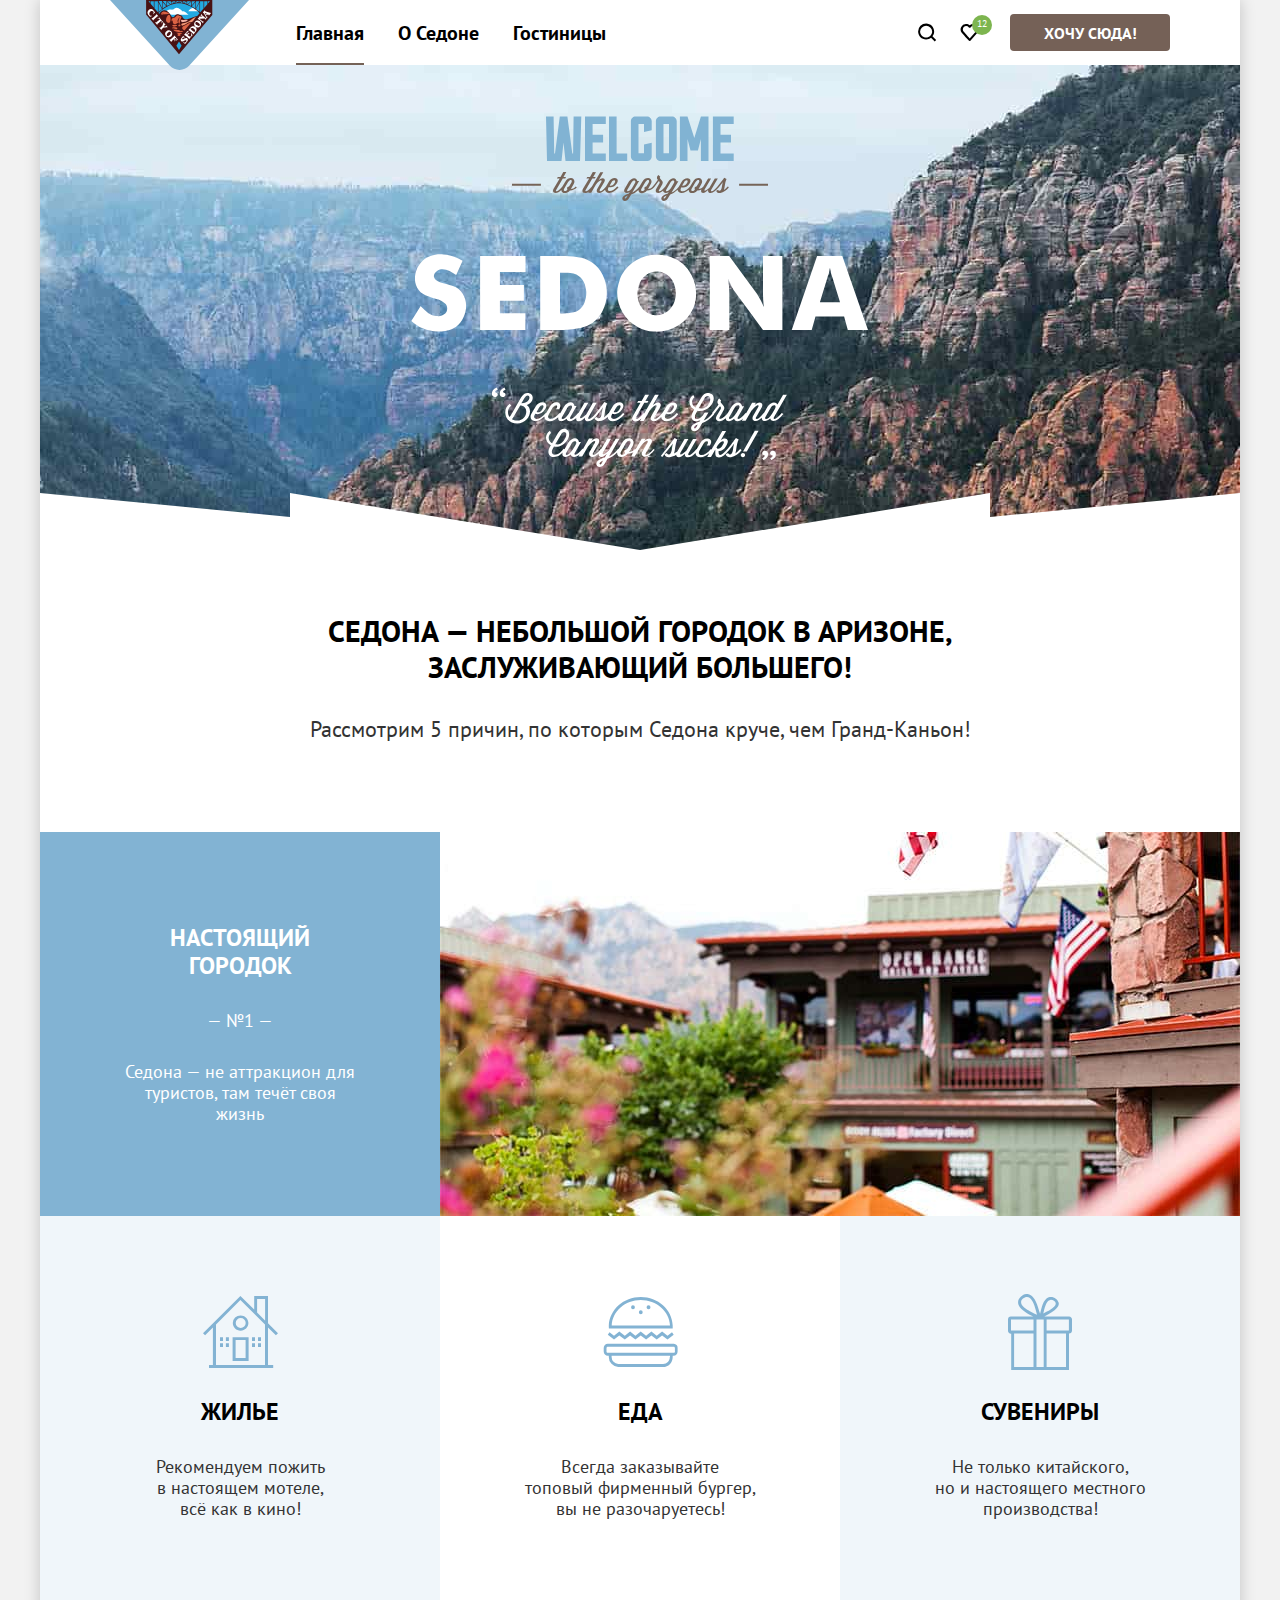
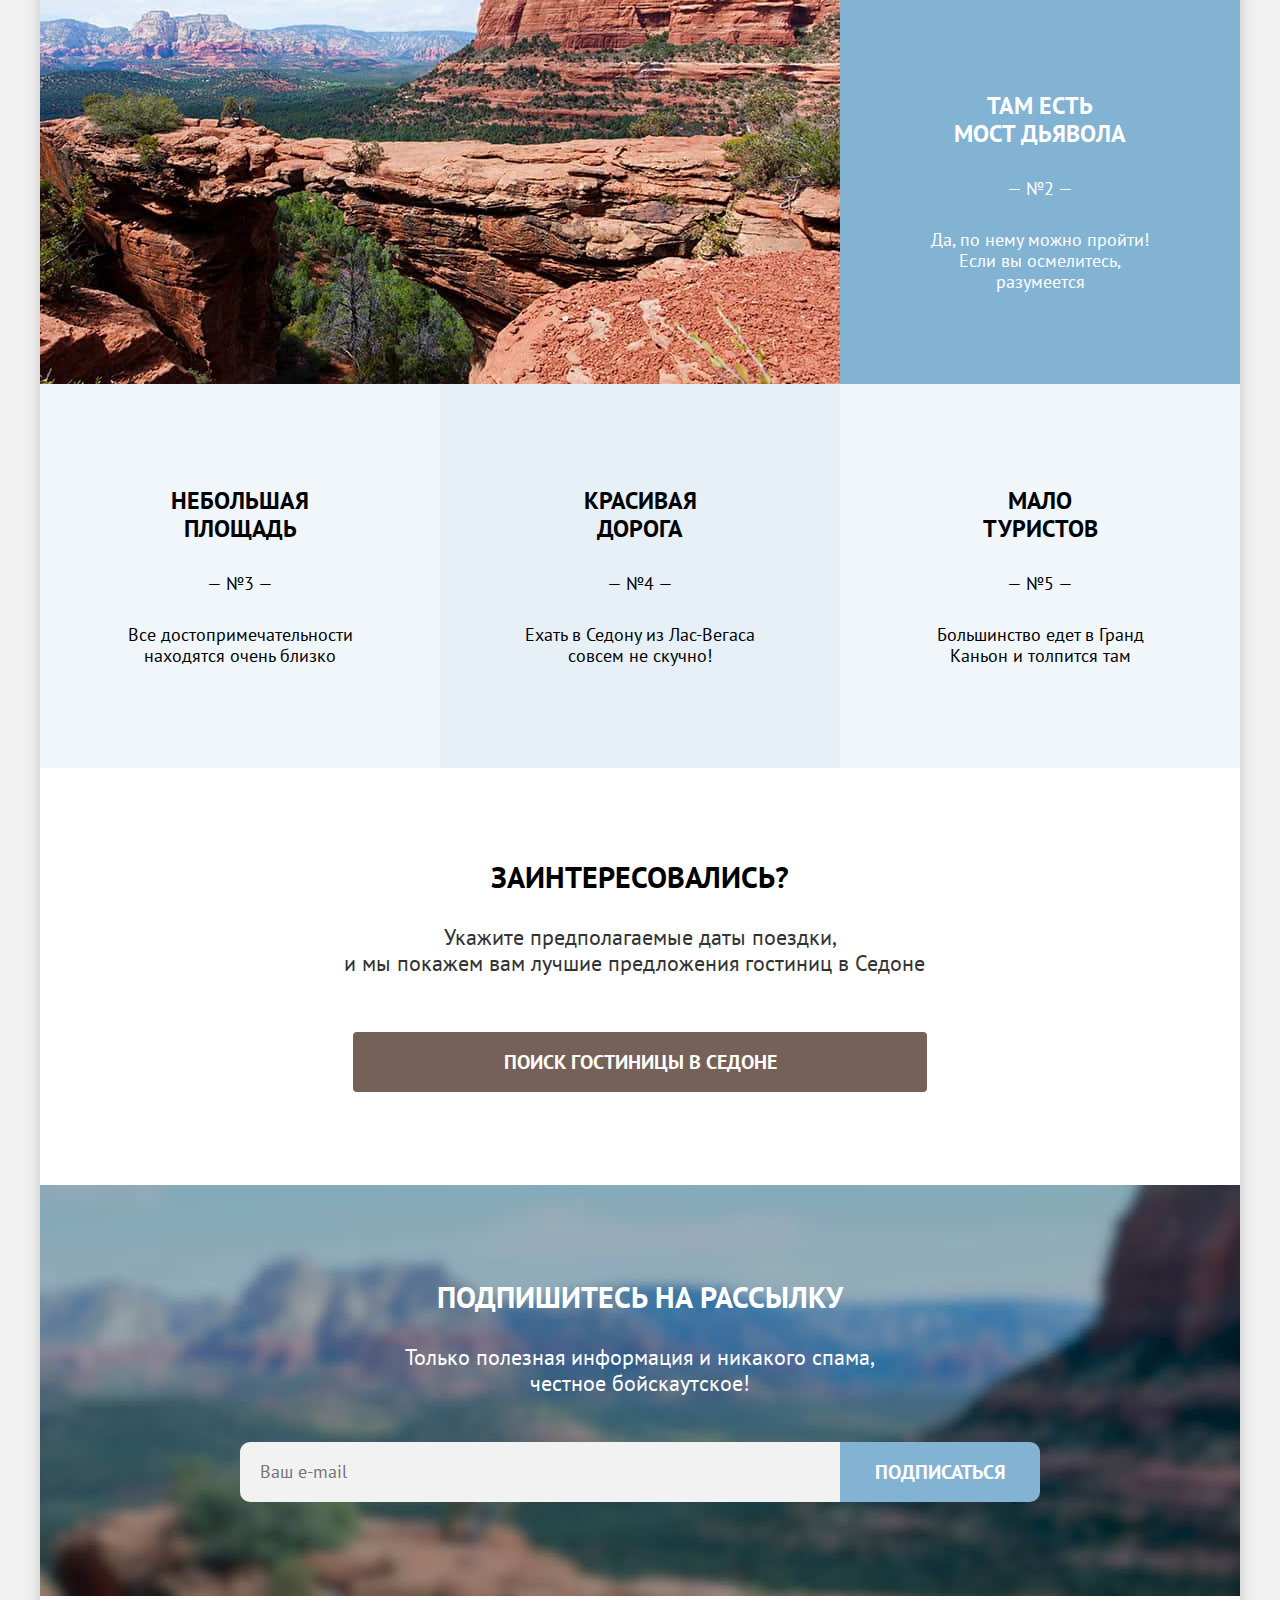
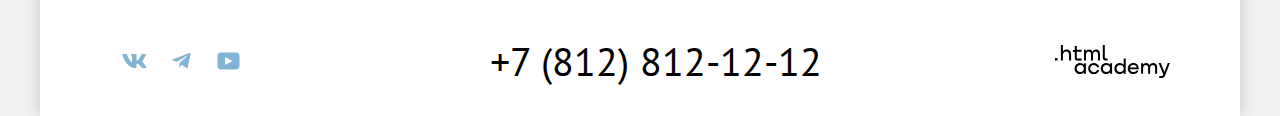
<file: index.html>
<!DOCTYPE html>
<html lang="ru">
  <head>
    <meta charset="utf-8">
    <title>HTML Academy: Седона</title>
    <link rel="stylesheet" href="styles/styles.css">
    <link rel="icon" type="image/png" sizes="32x32" href="images/favicon.png">
  </head>
  <body>
    <div class="container">
      <header class="page-header">
        <nav class="navigation">
          <div class="logo-container">
            <a class="navigation-logo">
              <img src="images/logo-sedona.svg" alt=">" width="139" height="70">
            </a>
          </div>
          <ul class="navigation-list clear-list">
            <li class="navigation-item">
              <a class="navigation-link navigation-link-current">Главная</a>
            </li>
            <li class="navigation-item">
              <a class="navigation-link" href="#">О Седоне</a>
            </li>
            <li class="navigation-item">
              <a class="navigation-link" href="catalog.html">Гостиницы</a>
            </li>
          </ul>
          <ul class="navigation-user clear-list">
            <li class="navigation-user-item">
              <a class="navigation-search" href="#">
                <span class="visually-hidden">Поиск</span>
              </a>
            </li>
            <li class="navigation-user-item">
              <a class="navigation-favorite" href="#">
                <p class="favorites">12</p>
                <span class="visually-hidden">Избранное</span>
              </a>
            </li>
            <li class="navigation-user-item">
              <a class="button navigation-button brown-button" href="#">Хочу сюда!</a>
            </li>
          </ul>
        </nav>
      </header>
      <main class="main-container main-index">
        <div class="page-container">
          <div class="welcome">
            <h1 class="welcome-title">
              <img class="welcome-img" src="images/welcome.svg" alt="welcome to gorgeous sedona" width="458" height="352">
            </h1>
          </div>
          <section class="advantages">
            <h2 class="advantages-title-main">Седона — небольшой городок в Аризоне,<br> заслуживающий большего!</h2>
            <p class="advantages-description-main">Рассмотрим 5 причин, по которым Седона круче, чем Гранд-Каньон!</p>
            <ol class="advantages-list clear-list">
              <li class="advantages-item">
                <div class="advantages-container">
                  <div class="advantages-blue">
                    <h3 class="advantages-title-blue">Настоящий<br> городок</h3>
                    <p class="advantages-number">— №1 —</p>
                    <p class="advantages-description-blue">
                      Седона — не аттракцион для<br>туристов, там течёт своя<br> жизнь
                    </p>
                  </div>
                  <img src="images/advantages-town.jpg" alt="Фото городка Седона" width="800" height="384">
                </div>
                <ul class="sublist clear-list">
                  <li class="sublist-item">
                    <div class="advantages-grey icon-housing">
                      <h4 class="sublist-title">Жилье</h4>
                      <p class="sublist-description">
                        Рекомендуем пожить<br> в настоящем мотеле,<br> всё как в кино!
                      </p>
                    </div>
                  </li>
                  <li class="sublist-item">
                    <div class="advantages-white icon-eating">
                      <h4 class="sublist-title">Еда</h4>
                      <p class="sublist-description">
                        Всегда заказывайте<br> топовый фирменный бургер,<br> вы не разочаруетесь!
                      </p>
                    </div>
                  </li>
                  <li class="sublist-item">
                    <div class="advantages-grey icon-souvenir">
                      <h4 class="sublist-title">Сувениры</h4>
                      <p class="sublist-description">
                        Не только китайского,<br> но и настоящего местного<br> производства!
                      </p>
                    </div>
                  </li>
                </ul>
              </li>
              <li class="advantages-item">
                <div class="advantages-container">
                  <img src="images/advantages-bridge.jpg" alt="Мост Дьявола" width="800" height="384">
                  <div class="advantages-blue">
                    <h3 class="advantages-title-blue">Там есть<br> мост дьявола</h3>
                    <p class="advantages-number">— №2 —</p>
                    <p class="advantages-description-blue">
                      Да, по нему можно пройти!<br> Если вы осмелитесь,<br> разумеется
                    </p>
                  </div>
                </div>
              </li>
            </ol>
            <ol class="advantages-list clear-list">
              <li class="advantages-item">
                <div class="advantages-grey">
                  <h3 class="advantages-title-grey">Небольшая<br> площадь</h3>
                  <p class="advantages-number">— №3 —</p>
                  <p class="advantages-description-grey">
                    Все достопримечательности<br> находятся очень близко
                  </p>
                </div>
              </li>
              <li class="advantages-item">
                <div class="advantages-darkgrey">
                  <h3 class="advantages-title-darkgrey">Красивая<br> дорога</h3>
                  <p class="advantages-number">— №4 —</p>
                  <p class="advantages-description-darkgrey">
                    Ехать в Седону из Лас-Вегаса<br> совсем не скучно!
                  </p>
                </div>
              </li>
              <li class="advantages-item">
                <div class="advantages-grey">
                  <h3 class="advantages-title-grey">Мало<br> туристов</h3>
                  <p class="advantages-number">— №5 —</p>
                  <p class="advantages-description-grey">
                    Большинство едет в Гранд<br> Каньон и толпится там
                  </p>
                </div>
              </li>
            </ol>
          </section>
          <section class="search-hotel">
            <h2 class="search-title">Заинтересовались?</h2>
            <div class="search-description">
              <p class="search-description-one">
                Укажите предполагаемые даты поездки,
              </p>
              <p class="search-description-two">
                и мы покажем вам лучшие предложения гостиниц в Седоне
              </p>
            </div>
            <a class="button search-button brown-button" href="#">Поиск гостиницы в Седоне</a>
          </section>
          <section class="subscribe">
            <h2 class="subscribe-title">Подпишитесь на рассылку</h2>
            <p class="subscribe-description">
              Только полезная информация и никакого спама,<br>
              честное бойскаутское!
            </p>
            <div class="form-container">
              <form class="subscribe-form" action="https://echo.htmlacademy.ru/" method="post">
                <label class="visually-hidden" for="subscribe-email">Email</label>
                <input
                  class="field"
                  placeholder="Ваш e-mail"
                  type="email" name="subscribe-email"
                  id="subscribe-email"
                  required
                >
              </form>
              <button class="button subscribe-button blue-button" type="submit">Подписаться</button>
            </div>
          </section>
        </div>
      </main>
      <footer class="footer page-footer-container">
        <div class="footer-container">
          <section class="footer-social">
            <h3 class="visually-hidden">Социальные сети</h3>
            <ul class="footer-social-list clear-list">
              <li class="footer-social-item">
                <a class="footer-social-button vk" href="https://vk.com/htmlacademy">
                  <span class="visually-hidden">ВКонтакте</span>
                  <svg class="icon-footer" aria-hidden="true" focusable="false" width="25" height="14" fill="#83B3D3" xmlns="http://www.w3.org/2000/svg"><path fill-rule="evenodd" clip-rule="evenodd" d="M23.95.95c.17-.55 0-.95-.8-.95h-2.62c-.67 0-.98.35-1.14.73 0 0-1.34 3.2-3.23 5.27-.61.6-.89.8-1.22.8-.17 0-.42-.2-.42-.74V.95c0-.66-.19-.95-.74-.95H9.65c-.42 0-.67.3-.67.6 0 .61.95.76 1.05 2.5v3.8c0 .84-.16.99-.5.99-.88 0-3.05-3.21-4.33-6.89-.25-.71-.5-1-1.17-1H1.4C.65 0 .5.35.5.73c0 .68.89 4.07 4.14 8.55C6.81 12.34 9.87 14 12.65 14c1.67 0 1.88-.37 1.88-1v-2.32c0-.73.16-.88.68-.88.4 0 1.06.2 2.62 1.67C19.61 13.22 19.9 14 20.9 14h2.63c.75 0 1.13-.37.91-1.1-.24-.72-1.09-1.77-2.22-3.02-.6-.7-1.53-1.47-1.8-1.86-.4-.49-.28-.7 0-1.14 0 0 3.2-4.43 3.53-5.93Z"/></svg>
                </a>
              </li>
              <li class="footer-social-item">
                <a class="footer-social-button telegram" href="https://t.me/htmlacademy">
                  <span class="visually-hidden">Телеграм</span>
                  <svg class="icon-footer" aria-hidden="true" focusable="false" width="19" height="16" fill="#83B3D3" xmlns="http://www.w3.org/2000/svg"><path d="M17.29.1 1.34 6.25c-1.09.43-1.08 1.04-.2 1.31l4.1 1.28 9.47-5.98c.44-.27.85-.12.52.18L7.55 9.96l-.28 4.22c.41 0 .6-.19.83-.41l1.99-1.93 4.13 3.05c.77.42 1.31.2 1.5-.7l2.72-12.8C18.72.27 18-.23 17.29.09Z"/></svg>
                </a>
              </li>
              <li class="footer-social-item">
                <a class="footer-social-button youtube" href="https://www.youtube.com/user/htmlacademyru">
                  <span class="visually-hidden">Ютуб</span>
                  <svg class="icon-footer" aria-hidden="true" focusable="false" width="23" height="18" fill="#83B3D3" xmlns="http://www.w3.org/2000/svg"><path d="M19.1.5H3.68C1.81.5.5 2.1.5 3.9V14c0 1.9 1.31 3.5 3.17 3.5h15.66c1.64 0 3.17-1.6 3.17-3.4V3.9C22.28 2.1 20.97.5 19.1.5ZM8.17 13.04V4.96L15.5 9l-7.34 4.04Z"/></svg>
                </a>
              </li>
            </ul>
          </section>
          <p class="footer-phone">
            <span class="visually-hidden">Контактный номер телефона</span>
            <a class="phone" href="tel:+78128121212">+7 (812) 812-12-12</a>
          </p>
          <a class="footer-copyright" href="https://htmlacademy.ru/">
            <span class="visually-hidden">Ссылка на сайт разработчика</span>
            <svg class="logo-html" width="115" height="33" fill="#000" xmlns="http://www.w3.org/2000/svg"><path d="M0 12.9v2.6h2.5v-2.6H0ZM11.6 4.5c-1.6 0-2.8.7-3.6 1.7h-.1V0h-2v15.5h2v-5.3c0-2.1 1.3-3.6 3.3-3.6 1.8 0 2.9 1.4 2.9 3.2v5.7h2V9.4c.1-3-1.8-4.9-4.5-4.9ZM26.6 4.8h-4.8V1.1h-2v3.8h-1.9v2h1.9v6c0 1.7 1 2.7 2.7 2.7h4.1v-2h-3.7c-.7 0-1.1-.4-1.1-1.1V6.8h4.8v-2ZM41.1 4.6c-1.6 0-2.9.8-3.5 2.1h-.1c-.6-1.2-1.8-2.1-3.4-2.1-1.4 0-2.5.8-3.1 1.8h-.1V4.8H29v10.6h2V10c0-2 1-3.5 2.6-3.5 1.5 0 2.4 1 2.4 2.6v6.3h2V9.8c0-2.4 1.4-3.3 2.6-3.3 1.5 0 2.4 1 2.4 2.6v6.3h2V8.9c.1-2.5-1.4-4.3-3.9-4.3ZM47.8 12.7c0 1.7 1 2.7 2.8 2.7h2v-2h-1.7c-.7 0-1.1-.4-1.1-1.1V0h-2v12.7ZM28.9 19.7c-.9-1.1-2.2-1.8-3.9-1.8-3.1 0-5.4 2.3-5.4 5.6s2.3 5.6 5.4 5.6c1.8 0 3-.8 3.8-1.9h.1v1.6h2V18.2h-2v1.5Zm-3.6 7.4c-2.2 0-3.6-1.6-3.6-3.6s1.4-3.6 3.6-3.6 3.6 1.6 3.6 3.6c0 1.9-1.4 3.6-3.6 3.6ZM44.2 22c-.5-2.4-2.6-4.1-5.4-4.1a5.4 5.4 0 0 0-5.6 5.6c0 3.1 2.2 5.6 5.6 5.6 2.8 0 4.9-1.8 5.4-4.2h-2.1a3.4 3.4 0 0 1-3.3 2.3c-2.2 0-3.6-1.6-3.6-3.6s1.4-3.6 3.6-3.6c1.6 0 2.8 1 3.3 2.2h2.1V22ZM55.1 19.7c-.9-1.1-2.2-1.8-3.9-1.8-3.1 0-5.4 2.3-5.4 5.6s2.3 5.6 5.4 5.6c1.8 0 3-.8 3.8-1.9h.1v1.6h2V18.2h-2v1.5Zm-3.6 7.4c-2.2 0-3.6-1.6-3.6-3.6s1.4-3.6 3.6-3.6 3.6 1.6 3.6 3.6c0 1.9-1.5 3.6-3.6 3.6ZM68.7 19.8c-.9-1.1-2.2-1.9-3.9-1.9-3.1 0-5.4 2.3-5.4 5.6s2.2 5.6 5.4 5.6c1.7 0 3-.8 3.8-1.8h.1v1.5h2V13.4h-2v6.4Zm-3.6 7.3c-2.2 0-3.6-1.6-3.6-3.6s1.4-3.6 3.6-3.6 3.6 1.6 3.6 3.6c-.1 2-1.5 3.6-3.6 3.6ZM78.3 17.9c-3.3 0-5.5 2.5-5.5 5.6 0 3 2.1 5.6 5.5 5.6 2.5 0 4.5-1.3 5.2-3.6h-2.1c-.5 1-1.6 1.6-3 1.6-1.9 0-3.3-1.3-3.4-2.9h8.8c.2-3.6-2-6.3-5.5-6.3Zm0 1.9c1.7 0 3 1 3.3 2.6h-6.5c.3-1.5 1.5-2.6 3.2-2.6ZM98.2 17.9c-1.6 0-2.9.8-3.6 2h-.1c-.6-1.2-1.8-2-3.4-2-1.4 0-2.5.7-3.1 1.8v-1.5h-1.9v10.6h2v-5.4c0-2 1-3.4 2.6-3.5 1.5 0 2.4 1 2.4 2.6v6.3h2v-5.6c0-2.4 1.4-3.3 2.6-3.3 1.5 0 2.4 1 2.4 2.6v6.3h2v-6.5c.1-2.6-1.4-4.4-3.9-4.4ZM109.4 27l-3.6-8.9h-2.2l4.8 11.6c-.3.9-.7 1.2-1.7 1.2h-2.5v2h2.5c1.8 0 2.8-.8 3.5-2.6l4.7-12.2h-2.1l-3.4 8.9Z"/></svg>
          </a>
        </div>
      </footer>
    </div>
    <div class="modal-wrapper modal-wrapper-close">
      <div class="modal">
        <div class="modal-content">
            <h2 class="modal-title">Поиск гостиницы в Седоне</h2>
            <button class="modal-button-close button" type="button">
              <svg class="modal-button-close-icon" width="21" height="20" fill="none" xmlns="http://www.w3.org/2000/svg"><path d="M17.11 4.3 15.82 3l-5.7 5.7L4.4 3 3.1 4.3 8.82 10l-5.7 5.7L4.4 17l5.7-5.7 5.71 5.7 1.3-1.3L11.4 10l5.7-5.7Z" fill="#000"/></svg>
              <span class="visually-hidden">Закрыть.</span>
            </button>
          <form class="modal-form" action="https://echo.htmlacademy.ru/" method="post">
            <div class="modal-date-wrapper">
              <label class="modal-label" for="arrival-date">Дата заезда:</label>
                <input class="input-modal input-date" type="text" id="arrival-date" placeholder="27 апреля 2020">
                <button class="button button-calendar" type="button">
                <span class="visually-hidden">Открыть календарь.</span>
                <svg class="button-calendar-icon" width="21" height="20" fill="none" xmlns="http://www.w3.org/2000/svg"><path d="M7.86 12c.3 0 .5-.2.5-.5s-.2-.5-.5-.5-.5.2-.5.5.2.5.5.5Z" fill="#000"/><path d="M17.11 4h-2V2h-1v2h-8V2h-1v2h-2c-.6 0-1 .4-1 1v11c0 .5.4 1 1 1h14c.5 0 1-.5 1-1V5c0-.6-.5-1-1-1Zm0 12h-14V9h14v7Zm-14-8V5h2v2h1V5h8v2h1V5h2v3h-14Z" fill="#000"/><path d="M10.11 12c.3 0 .5-.2.5-.5s-.2-.5-.5-.5-.5.2-.5.5.2.5.5.5ZM12.36 12c.3 0 .5-.2.5-.5s-.2-.5-.5-.5-.5.2-.5.5.2.5.5.5ZM7.86 13c-.3 0-.5.2-.5.5s.2.5.5.5.5-.2.5-.5-.2-.5-.5-.5ZM5.61 12c.3 0 .5-.2.5-.5s-.2-.5-.5-.5-.5.2-.5.5.2.5.5.5ZM5.61 13c-.3 0-.5.2-.5.5s.2.5.5.5.5-.2.5-.5-.2-.5-.5-.5ZM10.11 13c-.3 0-.5.2-.5.5s.2.5.5.5.5-.2.5-.5-.2-.5-.5-.5ZM12.36 13c-.3 0-.5.2-.5.5s.2.5.5.5.5-.2.5-.5-.2-.5-.5-.5ZM14.61 12c.3 0 .5-.2.5-.5s-.2-.5-.5-.5-.5.2-.5.5.2.5.5.5ZM14.61 13c-.3 0-.5.2-.5.5s.2.5.5.5.5-.2.5-.5-.2-.5-.5-.5Z" fill="#000"/></svg>
                </button>
                <span class="modal-input-message modal-input-message-error">Мы не можем отправить вас в прошлое.</span>
            </div>
            <div class="modal-date-wrapper">
                <label class="modal-label" for="date-departure">Дата выезда:</label>
                <input class="input-modal input-date" type="text" id="date-departure" placeholder="1 сентября 2021">
              <button class="button button-calendar" type="button">
                <span class="visually-hidden">Открыть календарь.</span>
                <svg class="button-calendar-icon" width="21" height="20" fill="none" xmlns="http://www.w3.org/2000/svg"><path d="M7.86 12c.3 0 .5-.2.5-.5s-.2-.5-.5-.5-.5.2-.5.5.2.5.5.5Z" fill="#000"/><path d="M17.11 4h-2V2h-1v2h-8V2h-1v2h-2c-.6 0-1 .4-1 1v11c0 .5.4 1 1 1h14c.5 0 1-.5 1-1V5c0-.6-.5-1-1-1Zm0 12h-14V9h14v7Zm-14-8V5h2v2h1V5h8v2h1V5h2v3h-14Z" fill="#000"/><path d="M10.11 12c.3 0 .5-.2.5-.5s-.2-.5-.5-.5-.5.2-.5.5.2.5.5.5ZM12.36 12c.3 0 .5-.2.5-.5s-.2-.5-.5-.5-.5.2-.5.5.2.5.5.5ZM7.86 13c-.3 0-.5.2-.5.5s.2.5.5.5.5-.2.5-.5-.2-.5-.5-.5ZM5.61 12c.3 0 .5-.2.5-.5s-.2-.5-.5-.5-.5.2-.5.5.2.5.5.5ZM5.61 13c-.3 0-.5.2-.5.5s.2.5.5.5.5-.2.5-.5-.2-.5-.5-.5ZM10.11 13c-.3 0-.5.2-.5.5s.2.5.5.5.5-.2.5-.5-.2-.5-.5-.5ZM12.36 13c-.3 0-.5.2-.5.5s.2.5.5.5.5-.2.5-.5-.2-.5-.5-.5ZM14.61 12c.3 0 .5-.2.5-.5s-.2-.5-.5-.5-.5.2-.5.5.2.5.5.5ZM14.61 13c-.3 0-.5.2-.5.5s.2.5.5.5.5-.2.5-.5-.2-.5-.5-.5Z" fill="#000"/></svg>
              </button>
              <span class="modal-input-message">На эти даты есть свободные номера. Пока есть.</span>
            </div>
            <div class="modal-age-wrapper">
              <div class="modal-age-column">
                <label class="modal-label" for="adults">Взрослые:</label>
                <div class="modal-age-input-wrapper">
                  <button class="button-age-minus button-age button" type="button">
                    <span class="visually-hidden">Уменьшить возраст.</span>
                    <svg class="button-age-minus-icon button-age-icon" width="13" height="1" viewBox="0 0 13 1" fill="none" xmlns="http://www.w3.org/2000/svg">
                      <path opacity="0.3" d="M0 0L0 1L13 1V0L0 0Z" fill="black"/>
                      </svg>
                  </button>
                  <input class="input-modal input-age" type="number" id="adults" placeholder="2">
                  <button class="button-age-plus button-age button" type="button">
                    <svg class="button-age-plus-icon button-age-icon" width="13" height="13" viewBox="0 0 13 13" fill="none" xmlns="http://www.w3.org/2000/svg">
                      <path d="M13 6H7V0H6V6H0V7H6V13H7V7H13V6Z" fill="black"/>
                      </svg>
                    <span class="visually-hidden">Увеличить возраст.</span>
                  </button>
                </div>
              </div>
              <div class="modal-age-column">
                <span class="form-label">
                  <label class="modal-label" for="children">Дети:</label>
                  <span class="tooltip">
                    <button class="tooltip-button" type="button" aria-labelledby="tooltip-label">
                      <span class="visually-hidden">Показать подсказку.</span>
                    </button>
                    <span class="tooltip-text" role="tooltip" id="tooltip-label">
                      Укажите количество детей, которые будут с вами, возраст которых от 6 до 18 лет. Дети до 6 лет размещаются бесплатно.
                    </span>
                  </span>
                </span>
                <div class="modal-age-input-wrapper">
                  <button class="button-age-minus button-age button" type="button">
                    <span class="visually-hidden">Уменьшить возраст.</span>
                    <svg class="button-age-minus-icon button-age-icon" width="13" height="1" viewBox="0 0 13 1" fill="none" xmlns="http://www.w3.org/2000/svg">
                      <path opacity="0.3" d="M0 0L0 1L13 1V0L0 0Z" fill="black"/>
                    </svg>
                  </button>
                  <input class="input-modal input-age" type="number" id="children" placeholder="1">
                  <button class="button-age-plus button-age button" type="button">
                    <svg class="button-age-plus-icon button-age-icon" width="13" height="13" viewBox="0 0 13 13" fill="none" xmlns="http://www.w3.org/2000/svg">
                      <path d="M13 6H7V0H6V6H0V7H6V13H7V7H13V6Z" fill="black"/>
                    </svg>
                    <span class="visually-hidden">Увеличить возраст.</span>
                  </button>
                </div>
              </div>
            </div>
            <button class="modal-button-submit button" type="submit">Найти</button>
          </form>
        </div>
      </div>
    </div>
  </body>
</html>
</file>
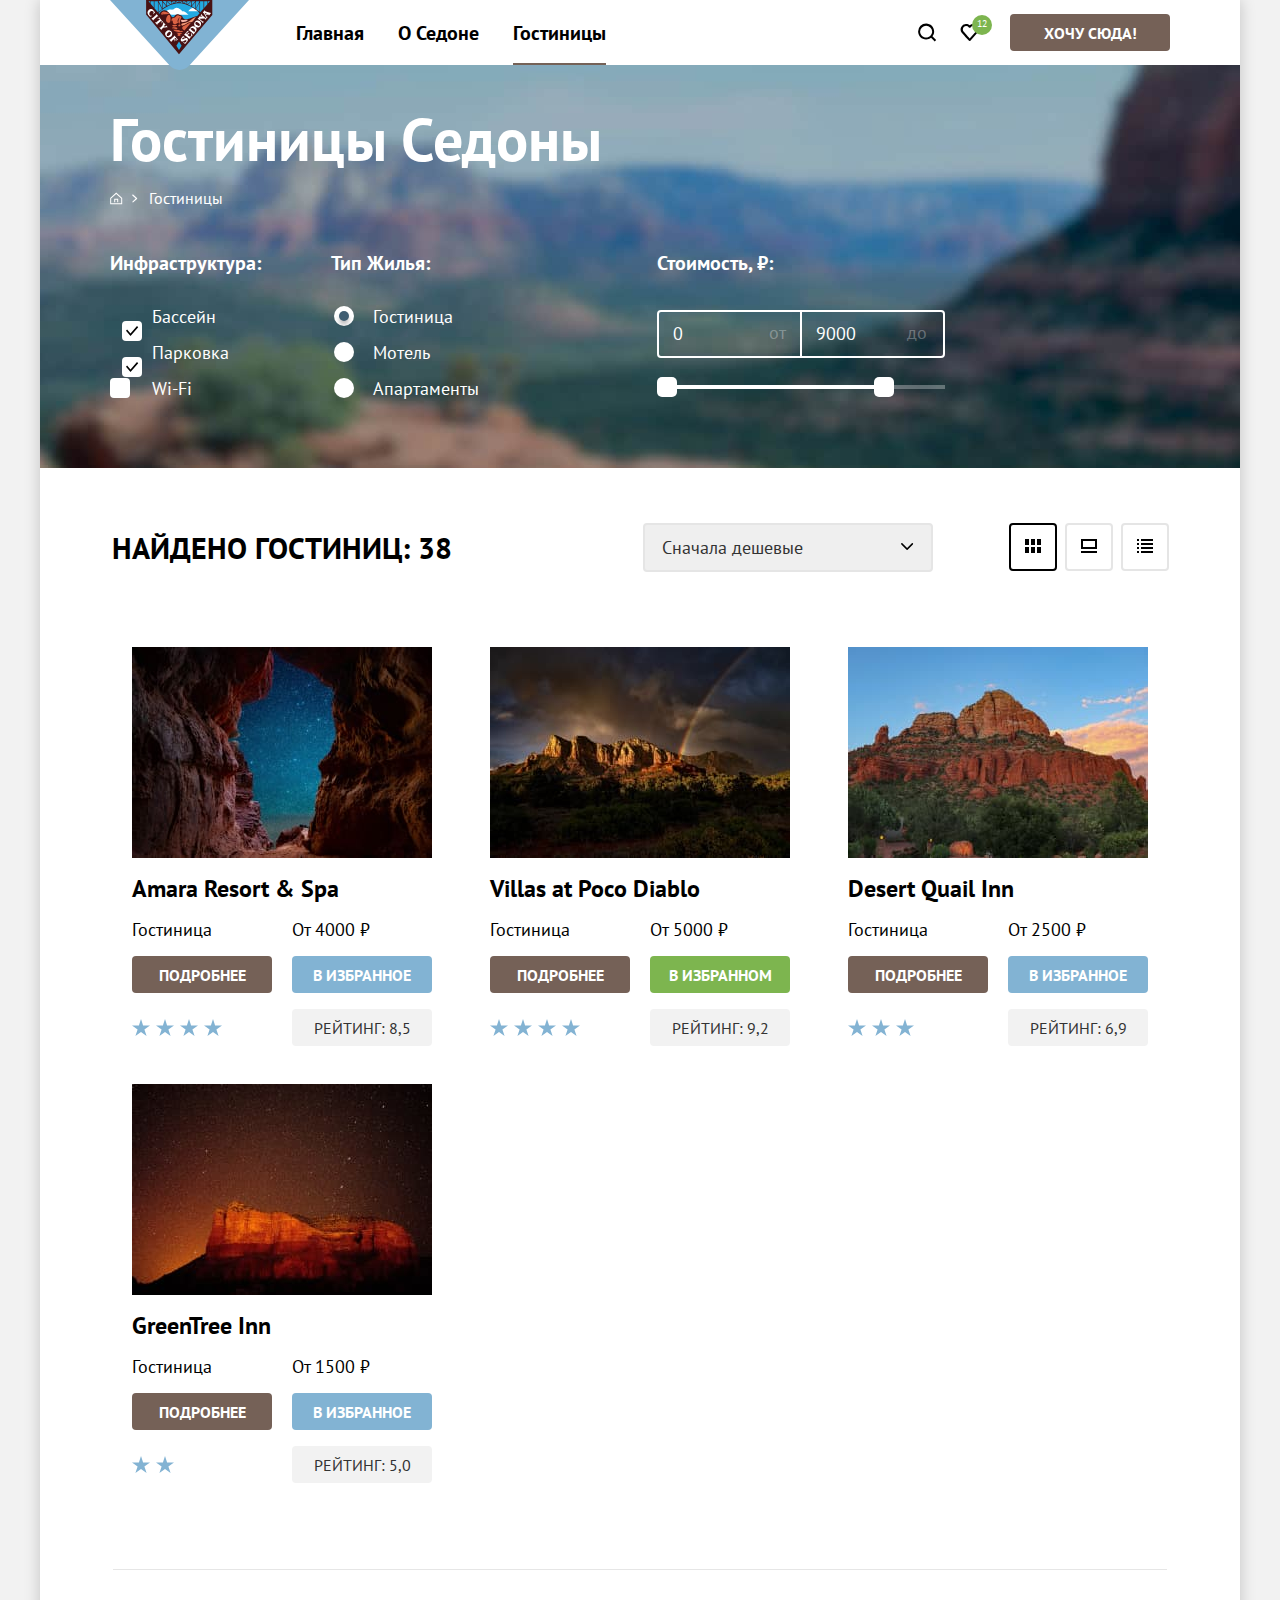
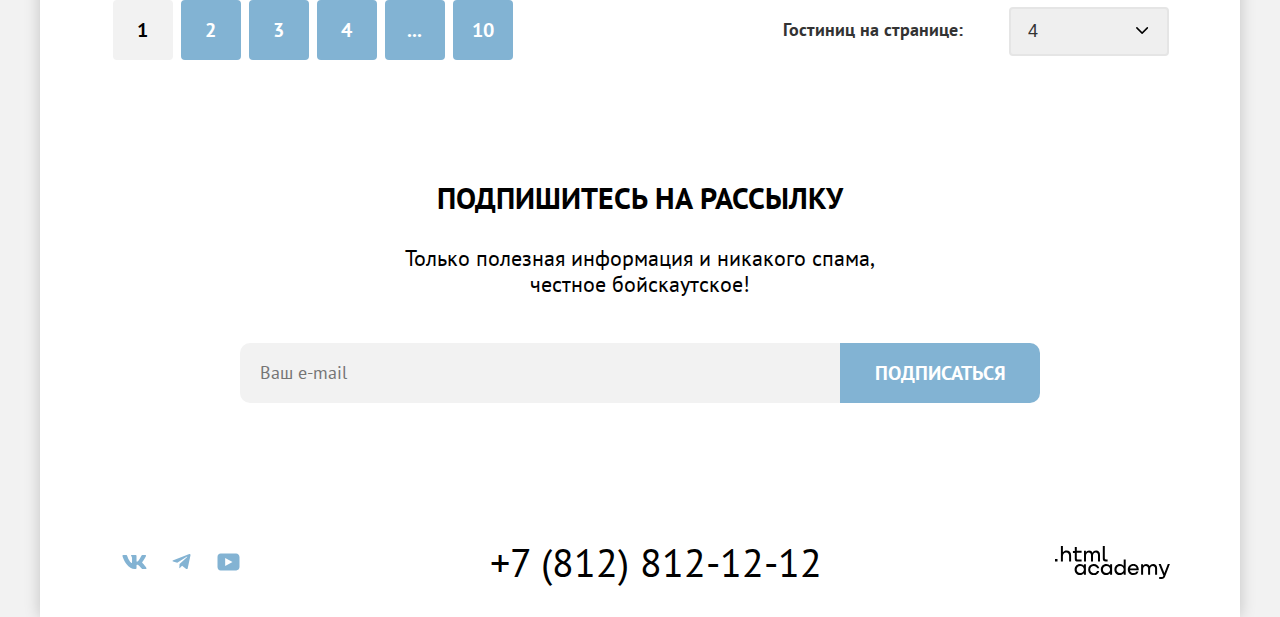
<file: catalog.html>
<!DOCTYPE html>
<html lang="ru">
  <head>
    <meta charset="utf-8">
    <title>Каталог</title>
    <link rel="stylesheet" href="styles/styles.css">
    <link rel="icon" type="image/png" sizes="32x32" href="images/favicon.png">
  </head>
  <body>
    <div class="container">
      <header class="page-header">
        <nav class="navigation">
          <div class="logo-container">
            <a class="navigation-logo" href="index.html">
              <img src="images/logo-sedona.svg" alt="Логотип Седона" width="139" height="70">
            </a>
          </div>
          <ul class="navigation-list clear-list">
            <li class="navigation-item">
              <a class="navigation-link clear-list" href="index.html">Главная</a>
            </li>
            <li class="navigation-item">
              <a class="navigation-link clear-list" href="#">О Седоне</a>
            </li>
            <li class="navigation-item">
              <a class="navigation-link navigation-link-current clear-list">Гостиницы</a>
            </li>
          </ul>
          <ul class="navigation-user clear-list">
            <li class="navigation-user-item">
              <a class="navigation-search" href="#">
                <span class="visually-hidden">Поиск</span>
              </a>
            </li>
            <li class="navigation-user-item">
              <a class="navigation-favorite" href="#">
                <p class="favorites">12</p>
                <span class="visually-hidden">Избранное</span>
              </a>
            </li>
            <li class="navigation-user-item">
              <a class="button navigation-button brown-button" href="#">Хочу сюда!</a>
            </li>
          </ul>
        </nav>
      </header>
      <main class="main-inner main-container">
        <div class="page-container">
          <div class="filter-catalog">
            <header class="inner-header">
              <h1 class="inner-header-title">Гостиницы Седоны</h1>
              <ul class="breadcrumbs clear-list">
                <li class="breadcrumbs-item">
                  <a class="breadcrumbs-link-icon" href="index.html">
                    <span class="visually-hidden">Главная</span>
                    <svg class="icon-home" width="13" height="13" viewBox="0 0 13 13" fill="none" xmlns="http://www.w3.org/2000/svg"><path fill-rule="evenodd" clip-rule="evenodd" d="m.2 6.1 6-5.5 6 5.5v6.2H.2V6.1Zm1 .4v4.8h10V6.5L6.2 2l-5 4.5Zm4 3.8h-1V6.8h4v3.5h-1V7.8h-2v2.5Z" fill="#fff"/></svg>
                  </a>
                </li>
                <li>
                <li class="breadcrumbs-item">
                  <a class="breadcrumbs-link">Гостиницы</a>
                </li>
              </ul>
            </header>
            <section class="filter-hotel">
              <h2 class="visually-hidden">Список гостиниц с фильтрами</h2>
              <form class="filter" action="https://echo.htmlacademy.ru/" method="get">
                <fieldset class="filter-group">
                  <legend class="filter-title">Инфраструктура:</legend>
                  <ul class="filter-list clear-list">
                    <li class="filter-item">
                      <label class="control">
                        <input class="control-input visually-hidden" type="checkbox" name="infrastructure" value="pool" checked>
                        <span class="control-checkmark"></span>
                        <span class="control-label">Бассейн</span>
                      </label>
                    </li>
                    <li class="filter-item">
                      <label class="control">
                        <input class="control-input visually-hidden" type="checkbox" name="infrastructure" value="parking" checked>
                        <span class="control-checkmark"></span>
                        <span class="control-label">Парковка</span>
                      </label>
                    </li>
                    <li class="filter-item">
                      <label class="control">
                        <input class="control-input visually-hidden" type="checkbox" name="infrastructure" value="wifi">
                        <span class="control-checkmark"></span>
                        <span class="control-label">Wi-Fi</span>
                      </label>
                    </li>
                  </ul>
                </fieldset>
                <fieldset class="filter-group">
                  <legend class="filter-title">Тип Жилья:</legend>
                  <ul class="filter-list clear-list">
                    <li class="filter-item">
                      <label class="control" for="type-one">
                        <input class="control-input visually-hidden" type="radio" name="typehotel" id="type-one" value="hotel" checked>
                        <span class="control-mark"></span>
                        <span class="control-label">Гостиница</span>
                      </label>
                    </li>
                    <li>
                      <label class="control" for="type-two">
                        <input class="control-input visually-hidden" type="radio" name="typehotel" id="type-two" value="motel">
                        <span class="control-mark"></span>
                        <span class="control-label">Мотель</span>
                      </label>
                    </li>
                    <li class="filter-item">
                      <label class="control" for="type-three">
                        <input class="control-input visually-hidden" type="radio" name="typehotel" id="type-three" value="apartaments">
                        <span class="control-mark"></span>
                        <span class="control-label">Апартаменты</span>
                      </label>
                    </li>
                  </ul>
                </fieldset>
                <fieldset class="catalog-filter-group">
                  <legend class="catalog-filter-title">Стоимость, ₽:</legend>
                  <div class="range">
                    <div class="range-wrapper-inputs">
                      <label class="visually-hidden" for="min-price">от</label>
                      <input class="range-input value-from" type="number" value="0" id="min-price" style="width: 144px">
                      <label class="visually-hidden" for="max-price">до</label>
                      <input class="range-input value-to" type="number" value="9000" id="max-price" style="width: 144px">
                    </div>
                    <div class="range-scale">
                      <div class="range-bar" style="left: 10px; width: 217px">
                        <button class="range-toggle toggle-min" type="button">
                          <span class="visually-hidden">Изменить минимальную цену.</span>
                        </button>
                        <button class="range-toggle toggle-max" type="button">
                          <span class="visually-hidden">Изменить максимальную цену.</span>
                        </button>
                      </div>
                    </div>
                  </div>
                </fieldset>
                <div class="buttons-filter">
                  <button class="button filter-apply  blue-button" type="submit">Применить</button>
                  <button class="filter-reset" type="reset">Сбросить</button>
                </div>
              </form>
            </section>
          </div>
          <section class="catalog-hotel">
            <div class="catalog-view">
              <h2 class="catalog-title">Найдено гостиниц: 38</h2>
              <select class="select-control-view select-status" aria-label="Сортировка">
                <option value="cheap">Сначала дешевые</option>
                <option value="popular">Сначала популярное</option>
                <option value="expensive">Сначала дорогое</option>
              </select>
              <div class="buttons-view">
                <button class="catalog-view-button catalog-view-button-current" type="button">
                  <span class="visually-hidden">Показать таблицу</span>
                  <svg class="icon-view" aria-hidden="true" focusable="false" width="20" height="20" fill="none" xmlns="http://www.w3.org/2000/svg"><path d="M6 3H2v6h4V3ZM18 3h-4v6h4V3ZM12 3H8v6h4V3ZM6 11H2v6h4v-6ZM18 11h-4v6h4v-6ZM12 11H8v6h4v-6Z" fill="#000"/></svg>
                </button>
                <button class="catalog-view-button" type="button">
                  <span class="visually-hidden">Показать карточки</span>
                  <svg class="icon-view" aria-hidden="true" focusable="false" width="20" height="20" fill="none" xmlns="http://www.w3.org/2000/svg"><path d="M18 15H2v2h16v-2ZM16 5v6H4V5h12Zm2-2H2v10h16V3Z" fill="#000"/></svg>
                </button>
                <button class="catalog-view-button" type="button">
                  <span class="visually-hidden">Показать список</span>
                  <svg class="icon-view" aria-hidden="true" focusable="false" width="20" height="20" fill="none" xmlns="http://www.w3.org/2000/svg"><path d="M4 3H2v2h2V3ZM18 3H6v2h12V3ZM4 7H2v2h2V7ZM18 7H6v2h12V7ZM4 11H2v2h2v-2ZM18 11H6v2h12v-2ZM4 15H2v2h2v-2ZM18 15H6v2h12v-2Z" fill="#000"/></svg>
                </button>
              </div>
            </div>
            <ul class="hotel-list clear-list">
              <li class="hotel-card">
                <div class="hotel-card-content">
                  <a class="hotel-card-link" href="#">
                    <img class="hotel-card-img" src="images/hotel-amara.jpg" alt="Гостиница Amara Resort & Spa" width="300" height="211">
                    <h3 class="hotel-card-title">Amara Resort & Spa</h3>
                  </a>
                  <div class="hotel-info-container">
                    <p class="hotel-card-price">Гостиница</p>
                    <p class="hotel-card-price">От 4000 ₽</p>
                    <a class="hotel-card-more button brown-button" href="#">подробнее</a>
                    <a class="hotel-card-favorite button blue-button" href="#">в избранное</a>
                    <div class="star-container">
                      <svg class="star-icon" aria-hidden="true" focusable="false" width="18" height="17" fill="none" xmlns="http://www.w3.org/2000/svg"><path d="m9 0 2.1 6.5H18l-5.6 4 2.2 6.5L9 13l-5.6 4 2.2-6.5-5.6-4h6.9L9 0Z" fill="#83B3D3"/></svg>
                      <svg class="star-icon" aria-hidden="true" focusable="false" width="18" height="17" fill="none" xmlns="http://www.w3.org/2000/svg"><path d="m9 0 2.1 6.5H18l-5.6 4 2.2 6.5L9 13l-5.6 4 2.2-6.5-5.6-4h6.9L9 0Z" fill="#83B3D3"/></svg>
                      <svg class="star-icon" aria-hidden="true" focusable="false" width="18" height="17" fill="none" xmlns="http://www.w3.org/2000/svg"><path d="m9 0 2.1 6.5H18l-5.6 4 2.2 6.5L9 13l-5.6 4 2.2-6.5-5.6-4h6.9L9 0Z" fill="#83B3D3"/></svg>
                      <svg class="star-icon" aria-hidden="true" focusable="false" width="18" height="17" fill="none" xmlns="http://www.w3.org/2000/svg"><path d="m9 0 2.1 6.5H18l-5.6 4 2.2 6.5L9 13l-5.6 4 2.2-6.5-5.6-4h6.9L9 0Z" fill="#83B3D3"/></svg>
                    </div>
                    <p class="button hotel-card-rating">Рейтинг: 8,5</p>
                  </div>
                </div>
              </li>
              <li class="hotel-card">
                <div class="hotel-card-content">
                  <a class="hotel-card-link" href="#">
                    <img class="hotel-card-img" src="images/hotel-villas.jpg" alt="Гостиница Villas at Poco Diablo" width="300" height="211">
                    <h3 class="hotel-card-title">Villas at Poco Diablo</h3>
                  </a>
                  <div class="hotel-info-container">
                    <p class="hotel-card-price">Гостиница</p>
                    <p class="hotel-card-price">От 5000 ₽</p>
                    <a class="hotel-card-more button brown-button" href="#">подробнее</a>
                    <a class="hotel-card-favorite button blue-button button-current" href="#">в избранном</a>
                    <div class="star-container">
                      <svg class="star-icon" aria-hidden="true" focusable="false" width="18" height="17" fill="none" xmlns="http://www.w3.org/2000/svg"><path d="m9 0 2.1 6.5H18l-5.6 4 2.2 6.5L9 13l-5.6 4 2.2-6.5-5.6-4h6.9L9 0Z" fill="#83B3D3"/></svg>
                      <svg class="star-icon" aria-hidden="true" focusable="false" width="18" height="17" fill="none" xmlns="http://www.w3.org/2000/svg"><path d="m9 0 2.1 6.5H18l-5.6 4 2.2 6.5L9 13l-5.6 4 2.2-6.5-5.6-4h6.9L9 0Z" fill="#83B3D3"/></svg>
                      <svg class="star-icon" aria-hidden="true" focusable="false" width="18" height="17" fill="none" xmlns="http://www.w3.org/2000/svg"><path d="m9 0 2.1 6.5H18l-5.6 4 2.2 6.5L9 13l-5.6 4 2.2-6.5-5.6-4h6.9L9 0Z" fill="#83B3D3"/></svg>
                      <svg class="star-icon" aria-hidden="true" focusable="false" width="18" height="17" fill="none" xmlns="http://www.w3.org/2000/svg"><path d="m9 0 2.1 6.5H18l-5.6 4 2.2 6.5L9 13l-5.6 4 2.2-6.5-5.6-4h6.9L9 0Z" fill="#83B3D3"/></svg>
                    </div>
                    <p class="button hotel-card-rating">Рейтинг: 9,2</p>
                  </div>
                </div>
              </li>
              <li class="hotel-card">
                <div class="hotel-card-content">
                  <a class="hotel-card-link" href="#">
                    <img class="hotel-card-img" src="images/hotel-desert.jpg" alt="Гостиница Desert Quail Inn" width="300" height="211">
                    <h3 class="hotel-card-title">Desert Quail Inn</h3>
                  </a>
                  <div class="hotel-info-container">
                    <p class="hotel-card-price">Гостиница</p>
                    <p class="hotel-card-price">От 2500 ₽</p>
                    <a class="hotel-card-more button brown-button" href="#">подробнее</a>
                    <a class="hotel-card-favorite button blue-button" href="#">в избранное</a>
                    <div class="star-container">
                      <svg class="star-icon" aria-hidden="true" focusable="false" width="18" height="17" fill="none" xmlns="http://www.w3.org/2000/svg"><path d="m9 0 2.1 6.5H18l-5.6 4 2.2 6.5L9 13l-5.6 4 2.2-6.5-5.6-4h6.9L9 0Z" fill="#83B3D3"/></svg>
                      <svg class="star-icon" aria-hidden="true" focusable="false" width="18" height="17" fill="none" xmlns="http://www.w3.org/2000/svg"><path d="m9 0 2.1 6.5H18l-5.6 4 2.2 6.5L9 13l-5.6 4 2.2-6.5-5.6-4h6.9L9 0Z" fill="#83B3D3"/></svg>
                      <svg class="star-icon" aria-hidden="true" focusable="false" width="18" height="17" fill="none" xmlns="http://www.w3.org/2000/svg"><path d="m9 0 2.1 6.5H18l-5.6 4 2.2 6.5L9 13l-5.6 4 2.2-6.5-5.6-4h6.9L9 0Z" fill="#83B3D3"/></svg>
                    </div>
                    <p class="button hotel-card-rating">Рейтинг: 6,9</p>
                  </div>
                </div>
              </li>
              <li class="hotel-card">
                <div class="hotel-card-content">
                  <a class="hotel-card-link" href="#">
                    <img class="hotel-card-img" src="images/hotel-greentree.jpg" alt="Гостиница GreenTree Inn" width="300" height="211">
                    <h3 class="hotel-card-title">GreenTree Inn</h3>
                  </a>
                  <div class="hotel-info-container">
                    <p class="hotel-card-price">Гостиница</p>
                    <p class="hotel-card-price">От 1500 ₽</p>
                    <a class="hotel-card-more button brown-button" href="#">подробнее</a>
                    <a class="hotel-card-favorite button blue-button" href="#">в избранное</a>
                    <div class="star-container">
                      <svg class="star-icon" aria-hidden="true" focusable="false" width="18" height="17" fill="none" xmlns="http://www.w3.org/2000/svg"><path d="m9 0 2.1 6.5H18l-5.6 4 2.2 6.5L9 13l-5.6 4 2.2-6.5-5.6-4h6.9L9 0Z" fill="#83B3D3"/></svg>
                      <svg class="star-icon" aria-hidden="true" focusable="false" width="18" height="17" fill="none" xmlns="http://www.w3.org/2000/svg"><path d="m9 0 2.1 6.5H18l-5.6 4 2.2 6.5L9 13l-5.6 4 2.2-6.5-5.6-4h6.9L9 0Z" fill="#83B3D3"/></svg>
                    </div>
                    <p class="button hotel-card-rating">Рейтинг: 5,0</p>
                  </div>
                </div>
              </li>
            </ul>
            <div class="pagination-container">
              <ul class="pagination clear-list">
                <li class="pagination-item">
                  <a class="button pagination-link pagination-link-current">1</a>
                </li>
                <li class="pagination-item">
                  <a class="button pagination-link blue-button" href="#">2</a>
                </li>
                <li class="pagination-item">
                  <a class="button pagination-link blue-button" href="#">3</a>
                </li>
                <li class="pagination-item">
                  <a class="button pagination-link blue-button" href="#">4</a>
                </li>
                <li class="pagination-item">
                  <a class="button pagination-link blue-button pagination-ellipsis" href="#">...</a>
                </li>
                <li class="pagination-item">
                  <a class="button pagination-link blue-button pagination-long-number" href="#">10</a>
                </li>
              </ul>
              <div class="select-control-inner">
                <h3 class="select-control-title">Гостиниц на странице:</h3>
                <select class="select-control-hotel select-status" aria-label="Гостиниц на странице:">
                  <option value="4">4</option>
                  <option value="3">3</option>
                  <option value="2">2</option>
                  <option value="1">1</option>
                </select>
              </div>
            </div>
          </section>
          <section class="subscribe-catalog">
            <h4 class="subscribe-title">Подпишитесь на рассылку</h4>
            <p class="subscribe-description">
              Только полезная информация и никакого спама,<br>
              честное бойскаутское!
            </p>
            <div class="form-container">
              <form class="subscribe-form" action="https://echo.htmlacademy.ru/" method="post">
                <label class="visually-hidden" for="subscribe-email">Email</label>
                <input
                  class="field"
                  placeholder="Ваш e-mail"
                  type="email" name="subscribe-email"
                  id="subscribe-email"
                  required
                >
              </form>
              <button class="button subscribe-button blue-button" type="submit">Подписаться</button>
            </div>
          </section>
        </div>
      </main>
      <footer class="footer page-footer-container">
        <div class="footer-container">
          <section class="footer-social">
            <h3 class="visually-hidden">Социальные сети</h3>
            <ul class="footer-social-list clear-list">
              <li class="footer-social-item">
                <a class="footer-social-button vk" href="https://vk.com/htmlacademy">
                  <span class="visually-hidden">ВКонтакте</span>
                  <svg class="icon-footer" aria-hidden="true" focusable="false" width="25" height="14" fill="#83B3D3" xmlns="http://www.w3.org/2000/svg"><path fill-rule="evenodd" clip-rule="evenodd" d="M23.95.95c.17-.55 0-.95-.8-.95h-2.62c-.67 0-.98.35-1.14.73 0 0-1.34 3.2-3.23 5.27-.61.6-.89.8-1.22.8-.17 0-.42-.2-.42-.74V.95c0-.66-.19-.95-.74-.95H9.65c-.42 0-.67.3-.67.6 0 .61.95.76 1.05 2.5v3.8c0 .84-.16.99-.5.99-.88 0-3.05-3.21-4.33-6.89-.25-.71-.5-1-1.17-1H1.4C.65 0 .5.35.5.73c0 .68.89 4.07 4.14 8.55C6.81 12.34 9.87 14 12.65 14c1.67 0 1.88-.37 1.88-1v-2.32c0-.73.16-.88.68-.88.4 0 1.06.2 2.62 1.67C19.61 13.22 19.9 14 20.9 14h2.63c.75 0 1.13-.37.91-1.1-.24-.72-1.09-1.77-2.22-3.02-.6-.7-1.53-1.47-1.8-1.86-.4-.49-.28-.7 0-1.14 0 0 3.2-4.43 3.53-5.93Z"/></svg>
                </a>
              </li>
              <li class="footer-social-item">
                <a class="footer-social-button telegram" href="https://t.me/htmlacademy">
                  <span class="visually-hidden">Телеграм</span>
                  <svg class="icon-footer" aria-hidden="true" focusable="false" width="19" height="16" fill="#83B3D3" xmlns="http://www.w3.org/2000/svg"><path d="M17.29.1 1.34 6.25c-1.09.43-1.08 1.04-.2 1.31l4.1 1.28 9.47-5.98c.44-.27.85-.12.52.18L7.55 9.96l-.28 4.22c.41 0 .6-.19.83-.41l1.99-1.93 4.13 3.05c.77.42 1.31.2 1.5-.7l2.72-12.8C18.72.27 18-.23 17.29.09Z"/></svg>
                </a>
              </li>
              <li class="footer-social-item">
                <a class="footer-social-button youtube" href="https://www.youtube.com/user/htmlacademyru">
                  <span class="visually-hidden">Ютуб</span>
                  <svg class="icon-footer" aria-hidden="true" focusable="false" width="23" height="18" fill="#83B3D3" xmlns="http://www.w3.org/2000/svg"><path d="M19.1.5H3.68C1.81.5.5 2.1.5 3.9V14c0 1.9 1.31 3.5 3.17 3.5h15.66c1.64 0 3.17-1.6 3.17-3.4V3.9C22.28 2.1 20.97.5 19.1.5ZM8.17 13.04V4.96L15.5 9l-7.34 4.04Z"/></svg>
                </a>
              </li>
            </ul>
          </section>
          <p class="footer-phone">
            <span class="visually-hidden">Контактный номер телефона</span>
            <a class="phone" href="tel:+78128121212">+7 (812) 812-12-12</a>
          </p>
          <a class="footer-copyright" href="https://htmlacademy.ru/">
            <span class="visually-hidden">Ссылка на сайт разработчика</span>
            <svg class="logo-html" width="115" height="33" fill="#000" xmlns="http://www.w3.org/2000/svg"><path d="M0 12.9v2.6h2.5v-2.6H0ZM11.6 4.5c-1.6 0-2.8.7-3.6 1.7h-.1V0h-2v15.5h2v-5.3c0-2.1 1.3-3.6 3.3-3.6 1.8 0 2.9 1.4 2.9 3.2v5.7h2V9.4c.1-3-1.8-4.9-4.5-4.9ZM26.6 4.8h-4.8V1.1h-2v3.8h-1.9v2h1.9v6c0 1.7 1 2.7 2.7 2.7h4.1v-2h-3.7c-.7 0-1.1-.4-1.1-1.1V6.8h4.8v-2ZM41.1 4.6c-1.6 0-2.9.8-3.5 2.1h-.1c-.6-1.2-1.8-2.1-3.4-2.1-1.4 0-2.5.8-3.1 1.8h-.1V4.8H29v10.6h2V10c0-2 1-3.5 2.6-3.5 1.5 0 2.4 1 2.4 2.6v6.3h2V9.8c0-2.4 1.4-3.3 2.6-3.3 1.5 0 2.4 1 2.4 2.6v6.3h2V8.9c.1-2.5-1.4-4.3-3.9-4.3ZM47.8 12.7c0 1.7 1 2.7 2.8 2.7h2v-2h-1.7c-.7 0-1.1-.4-1.1-1.1V0h-2v12.7ZM28.9 19.7c-.9-1.1-2.2-1.8-3.9-1.8-3.1 0-5.4 2.3-5.4 5.6s2.3 5.6 5.4 5.6c1.8 0 3-.8 3.8-1.9h.1v1.6h2V18.2h-2v1.5Zm-3.6 7.4c-2.2 0-3.6-1.6-3.6-3.6s1.4-3.6 3.6-3.6 3.6 1.6 3.6 3.6c0 1.9-1.4 3.6-3.6 3.6ZM44.2 22c-.5-2.4-2.6-4.1-5.4-4.1a5.4 5.4 0 0 0-5.6 5.6c0 3.1 2.2 5.6 5.6 5.6 2.8 0 4.9-1.8 5.4-4.2h-2.1a3.4 3.4 0 0 1-3.3 2.3c-2.2 0-3.6-1.6-3.6-3.6s1.4-3.6 3.6-3.6c1.6 0 2.8 1 3.3 2.2h2.1V22ZM55.1 19.7c-.9-1.1-2.2-1.8-3.9-1.8-3.1 0-5.4 2.3-5.4 5.6s2.3 5.6 5.4 5.6c1.8 0 3-.8 3.8-1.9h.1v1.6h2V18.2h-2v1.5Zm-3.6 7.4c-2.2 0-3.6-1.6-3.6-3.6s1.4-3.6 3.6-3.6 3.6 1.6 3.6 3.6c0 1.9-1.5 3.6-3.6 3.6ZM68.7 19.8c-.9-1.1-2.2-1.9-3.9-1.9-3.1 0-5.4 2.3-5.4 5.6s2.2 5.6 5.4 5.6c1.7 0 3-.8 3.8-1.8h.1v1.5h2V13.4h-2v6.4Zm-3.6 7.3c-2.2 0-3.6-1.6-3.6-3.6s1.4-3.6 3.6-3.6 3.6 1.6 3.6 3.6c-.1 2-1.5 3.6-3.6 3.6ZM78.3 17.9c-3.3 0-5.5 2.5-5.5 5.6 0 3 2.1 5.6 5.5 5.6 2.5 0 4.5-1.3 5.2-3.6h-2.1c-.5 1-1.6 1.6-3 1.6-1.9 0-3.3-1.3-3.4-2.9h8.8c.2-3.6-2-6.3-5.5-6.3Zm0 1.9c1.7 0 3 1 3.3 2.6h-6.5c.3-1.5 1.5-2.6 3.2-2.6ZM98.2 17.9c-1.6 0-2.9.8-3.6 2h-.1c-.6-1.2-1.8-2-3.4-2-1.4 0-2.5.7-3.1 1.8v-1.5h-1.9v10.6h2v-5.4c0-2 1-3.4 2.6-3.5 1.5 0 2.4 1 2.4 2.6v6.3h2v-5.6c0-2.4 1.4-3.3 2.6-3.3 1.5 0 2.4 1 2.4 2.6v6.3h2v-6.5c.1-2.6-1.4-4.4-3.9-4.4ZM109.4 27l-3.6-8.9h-2.2l4.8 11.6c-.3.9-.7 1.2-1.7 1.2h-2.5v2h2.5c1.8 0 2.8-.8 3.5-2.6l4.7-12.2h-2.1l-3.4 8.9Z"/></svg>
          </a>
        </div>
      </footer>
    </div>
  </body>
</html>
</file>
<file: styles/styles.css>
@font-face {
  font-family: "PT Sans";
  font-style: normal;
  font-weight: 400;
  src: url("../fonts/ptsans-400.woff2") format("woff2");
  font-display: swap;
}

@font-face {
  font-family: "PT Sans";
  font-style: normal;
  font-weight: 700;
  src: url("../fonts/ptsans-700.woff2") format("woff2");
  font-display: swap;
}

html {
  height: 100%;
}

body {
  font-family: "PT Sans", sans-serif;
  display: flex;
  flex-direction: column;
  min-height: 100%;
  margin: 0;
  font-size: 22px;
  line-height: 26px;
  color: #000000;
  background-color: #F2F2F2;
}

input[type="number"]::-webkit-outer-spin-button,
input[type="number"]::-webkit-inner-spin-button {
  -webkit-appearance: none;
  margin: 0;
}

.button {
  margin: 0;
  padding: 9px 15px 8px;
  font-size: 16px;
  line-height: 20px;
  font-weight: 700;
  text-align: center;
  text-transform: uppercase;
  text-decoration: none;
  color: #ffffff;
  background: #756157;
  border: 0;
  border-radius: 4px;
  cursor: pointer;
}

.visually-hidden {
  position: absolute;
  width: 1px;
  height: 1px;
  margin: -1px;
  border: 0;
  padding: 0;
  white-space: nowrap;
  clip-path: inset(100%);
  clip: rect(0 0 0 0);
  overflow: hidden;
}

.clear-list {
  list-style: none;
  margin: 0;
  padding: 0;
}

.container {
  margin: 0 auto;
  width: 1200px;
  display: flex;
  flex-direction: column;
  flex-grow: 1;
  box-shadow: 0 0 15px rgba(0, 0, 0, 0.2);
}

.navigation {
  display: flex;
}

.navigation-link {
  display: block;
  padding-top: 20px;
  padding-bottom: 19px;
  padding-left: 17px;
  padding-right: 17px;
  font-size: 20px;
  font-weight: 700;
  text-align: center;
  text-decoration: none;
  color: #000000;
}

.logo-container {
  position: absolute;
}

.navigation-link-current {
  padding-bottom: 17px;
  padding-left: 0;
  padding-right: 0;
  margin-left: 17px;
  margin-right: 17px;
  box-shadow: 0 2px 0 0 #756257;
}

.navigation-list {
  padding-left: 169px;
  display: flex;
  flex-wrap: wrap;
  width: 420px;
}

.navigation-user {
  display: flex;
  flex-wrap: wrap;
  width: 264px;
  margin-left: auto;
}

.navigation-search {
  height: 18px;
  width: 18px;
  display: block;
  padding-top: 23px;
  padding-left: 12px;
  padding-right: 12px;
  padding-bottom: 23px;
  background-image: url("../images/search.svg");
  background-repeat: no-repeat;
  background-position: center;
}

.navigation-favorite {
  width: 18px;
  height: 17px;
  display: block;
  padding-top: 24px;
  padding-left: 12px;
  padding-right: 12px;
  padding-bottom: 24px;
  background-image: url("../images/favorite.svg");
  background-repeat: no-repeat;
  background-position: center;
}

.favorites {
  box-sizing: border-box;
  position: absolute;
  left: 24px;
  top: 5px;
  font-style: normal;
  font-weight: 400;
  font-size: 10px;
  line-height: 13px;
  color: #FFFFFF;
  background: #7DB54F;
  border-radius: 10px;
  width: 20px;
  height: 20px;
  padding: 2px 5px 4px 5px;
}

.navigation-user-item {
  position: relative;
}

.navigation-button {
  display: block;
  width: 130px;
  margin-left: 20px;
  margin-top: 14px;
  margin-bottom: 14px;
}

.main-container {
  flex-grow: 1;
}

.page-header {
  width: 1060px;
  padding-left: 70px;
  padding-right: 70px;
  color: #000000;
  background-color: #ffffff;
}

.page-container {
  display: flex;
  justify-content: space-between;
  flex-wrap: wrap;
  flex-direction: column;
  min-height: 100%;
  margin: 0 auto;
}

.welcome-img {
  display: block;
  margin: 51px 371px 82px;
}

.button-current {
  background: #7DB54F;
}

.main-index {
  text-align: center;
}

.hotel-card-favorite {
  background: #82B3D3;
}

.advantages {
  padding-top: 63px;
  background: #ffffff;
}

.advantages-title-main {
  margin-top: 0;
  margin-bottom: 31px;
  font-weight: 700;
  font-size: 30px;
  line-height: 36px;
  text-transform: uppercase;
}

.advantages-description-main {
  margin-top: 0;
  margin-bottom: 90px;
  color: #333333;
}

.advantages-blue {
  width: 400px;
  color: #ffffff;
  background: #82B3D3;
}

.advantages-grey {
  width: 400px;
  color: #000000;
  background: rgba(131, 179, 211, 0.12);
}

.advantages-darkgrey {
  width: 400px;
  color: #000000;
  background: rgba(131, 179, 211, 0.2);
}

.advantages-white {
  width: 400px;
  color: #000000;
  background: #ffffff;
}

.advantages-container {
  display: flex;
}

.sublist {
  display: flex;
}

.advantages-list {
  display: flex;
  flex-wrap: wrap;
}

.sublist-title {
  margin-top: 0;
  margin-bottom: 30px;
  font-size: 24px;
  line-height: 28px;
  font-weight: 700;
  text-transform: uppercase;
}

.sublist-description {
  margin: 0;
  padding-bottom: 81px;
  font-size: 18px;
  line-height: 21px;
  color: #333333;
}

.icon-housing {
  padding-top: 182px;
  background-image: url("../images/housing.svg");
  background-repeat: no-repeat;
  background-position: 163px 80px;
}

.icon-eating {
  padding-top: 182px;
  background-image: url("../images/eating.svg");
  background-repeat: no-repeat;
  background-position: 163px 81px;
}

.icon-souvenir {
  padding-top: 182px;
  background-image: url("../images/souvenir.svg");
  background-repeat: no-repeat;
  background-position: 168px 78px;
}

.advantages-number {
  margin-top: 0;
  margin-bottom: 30px;
  font-size: 18px;
  line-height: 21px;
}

.advantages-title-blue {
  margin-top: 0;
  padding-top: 92px;
  margin-bottom: 30px;
  font-size: 24px;
  line-height: 28px;
  font-weight: 700;
  text-transform: uppercase;
}

.advantages-title-grey {
  margin-top: 0;
  padding-top: 103px;
  margin-bottom: 30px;
  font-size: 24px;
  line-height: 28px;
  font-weight: 700;
  text-transform: uppercase;
}

.advantages-title-darkgrey {
  margin-top: 0;
  padding-top: 103px;
  margin-bottom: 30px;
  font-size: 24px;
  line-height: 28px;
  font-weight: 700;
  text-transform: uppercase;
}

.advantages-description-blue {
  margin: 0;
  padding-bottom: 92px;
  font-size: 18px;
  line-height: 21px;
}

.advantages-description-grey {
  margin: 0;
  padding-bottom: 102px;
  font-size: 18px;
  line-height: 21px;
}

.advantages-description-darkgrey {
  margin: 0;
  padding-bottom: 102px;
  font-size: 18px;
  line-height: 21px;
}

.search-title {
  margin-top: 0;
  margin-bottom: 29px;
  font-size: 30px;
  line-height: 36px;
  font-weight: 700;
  text-transform: uppercase;
}

.search-description {
  margin: 0;
  padding-left: 304px;
  padding-right: 304px;
  padding-bottom: 56px;
  color: #333333;
}

.search-description-one {
  margin: 0;
}

.search-description-two {
  margin: 0;
  text-align: start;
}

.search-hotel {
  padding-top: 91px;
  background: #ffffff;
}

.search-button {
  margin-left: auto;
  margin-right: auto;
  display: block;
  width: 544px;
  padding: 12px 15px;
  margin-bottom: 93px;
  font-size: 20px;
  line-height: 36px;
}

.subscribe-title {
  text-transform: uppercase;
  margin-top: 0;
  margin-bottom: 29px;
  font-size: 30px;
  line-height: 36px;
  font-weight: 700;
}

.subscribe-button {
  font-family: "PT Sans", sans-serif;
  width: 200px;
  padding: 12px 15px;
  font-size: 20px;
  line-height: 36px;
  background: #82B3D3;
  border-radius: 0 10px 10px 0;
}

.subscribe-description {
  margin-top: 0;
  margin-bottom: 46px;
}

.subscribe {
  padding-top: 94px;
  padding-bottom: 94px;
  color: #ffffff;
  background: #000000;
  background-image: url("../images/background-subscribe.jpg");
  background-size: 100% auto;
  background-repeat: no-repeat;
}

.form-container {
  display: flex;
  justify-content: center;
}

.welcome {
  background-image: url("../images/divider.svg"), url("../images/background-welcome.jpg");
  background-repeat: no-repeat, no-repeat;
  background-position: bottom, top;
  background-color: #000000;
}

.welcome-title {
  margin: 0;
}

.field {
  margin: 0;
  border-radius: 10px 0 0 10px;
  width: 600px;
  height: 60px;
  padding: 0;
  border: 0;
  font-size: 18px;
  line-height: 21px;
  color: #000000;
  background: #F2F2F2;
  cursor: pointer;
}

.filter-catalog {
  color: #ffffff;
  background: #000000;
  width: 1200px;
  height: 403px;
  background-image: url("../images/background-filter.jpg");
  background-size: 100% auto;
  background-repeat: no-repeat;
  flex-wrap: wrap;
}

.inner-header-title {
  padding-top: 35px;
  padding-left: 70px;
  margin-top: 0;
  margin-bottom: 10px;
  font-size: 60px;
  line-height: 78px;
  font-weight: 700;
}

.breadcrumbs {
  padding-left: 70px;
  min-width: 110px;
  display: flex;
  flex-wrap: wrap;
  margin-top: 0;
  margin-bottom: 40px;
}

.breadcrumbs-link {
  display: block;
  margin: 0;
  padding-left: 17px;
  font-size: 16px;
  line-height: 21px;
  background-image: url("../images/breadcrumbs-arrow.svg");
  background-repeat: no-repeat;
  background-position: 0 center;
  cursor: pointer;
}

.breadcrumbs-link-icon {
  position: relative;
  padding-top: 4px;
  padding-bottom: 6px;
  padding-right: 10px;
  padding-left: 0;
  display: block;
  width: 12px;
  height: 12px;
}

.breadcrumbs-item:hover {
  opacity: 0.6;
}

.breadcrumbs-item:focus {
  opacity: 0.6;
}

.breadcrumbs-item:active {
  opacity: 0.3;
}

.icon-home {
  position: absolute;
  margin: auto;
  fill: #FFFFFF;
}

.filter-group {
  padding: 0;
  margin-right: 70px;
  margin-left: 0;
  border: 0;
  min-height: 148px;
}

.filter {
  display: flex;
  flex-wrap: wrap;
}

.filter-hotel {
  padding-left: 70px;
  padding-right: 70px;
  width: 1060px;
}

.filter-reset {
  font-family: "PT Sans", sans-serif;
  font-size: 16px;
  line-height: 20px;
  text-align: center;
  color: #ffffff;
  background: rgba(0, 0, 0, 0);
  border: 0;
  cursor: pointer;
}

.filter-reset:hover {
  opacity: 0.6;
}

.filter-reset:focus {
  border: 3px solid #83B3D3;
  border-radius: 4px;
  outline: none;
}

.filter-apply {
  font-family: "PT Sans", sans-serif;
  padding: 14px 15px;
  align-items: center;
  display: block;
  margin-bottom: 20px;
  background: #82B3D3;
  font-size: 16px;
  line-height: 20px;
}

.filter-title {
  margin-top: 0;
  margin-bottom: 30px;
  padding: 0;
  font-weight: 700;
  font-size: 20px;
}

.buttons-filter {
  padding-top: 58px;
  display: flex;
  flex-direction: column;
  width: 160px;
}

.control-input {
  margin: 0;
  padding-right: 20px;
}

.control-mark {
  position: absolute;
  left: 3px;
  width: 20px;
  height: 20px;
  border-radius: 50%;
  background-color: #FFFFFF;
}

.control-input:focus + .control-mark {
  box-shadow: 0 0 0 3px #81B3D2;
}

.control-input[type="radio"]:checked + .control-mark::before {
  position: absolute;
  top: 5px;
  left: 5px;
  width: 10px;
  height: 10px;
  background-color: #3F5E72;
  border-radius: 50%;
  box-shadow: 0 4px 4px rgba(0, 0, 0, 0.25);
  content: "";
}

.control-input[type="checkbox"]:checked + .control-checkmark {
  background-image: url("../images/checkmark.svg");
  background-repeat: no-repeat;
  margin-top: 15px;
  margin-left: 12px;
  content: "";
}

.control-checkmark {
  position: absolute;
  left: 0;
  width: 20px;
  height: 20px;
  background-color: #FFFFFF;
  border-radius: 4px;
}

.control-input:hover + .control-checkmark {
  background: rgba(255, 255, 255, 0.6);
}

.control-input:focus + .control-checkmark {
  background: rgba(255, 255, 255, 0.6);
  box-shadow: 0 0 0 3px #81B3D2;
}

.control {
  position: relative;
  display: block;
  font-size: 18px;
  line-height: 21px;
  padding-bottom: 15px;
  padding-left: 42px;
  cursor: pointer;
}

.hotel-list {
  padding-bottom: 67px;
  display: grid;
  grid-template-columns: 340px 340px 340px;
  column-gap: 18px;
  margin-left: 73px;
  margin-right: 73px;
  border-bottom: 1px solid #E6E6E6;
}

.hotel-card {
  display: flex;
  flex-direction: column;
}

.hotel-card-content {
  padding: 19px;
}

.hotel-info-container {
  display: grid;
  grid-template-columns: 140px 140px;
  column-gap: 20px;
  grid-template-rows: 37px 37px;
  row-gap: 16px;
}

.star-container {
  display: flex;
  width: 140px;
  height: 37px;
}

.star-icon {
  margin-top: 10px;
  margin-bottom: 10px;
  margin-right: 6px;
  fill: #82B3D3;
}

.hotel-card-title {
  margin: 0;
  padding-top: 12px;
  font-size: 24px;
  line-height: 28px;
  font-weight: 700;
}

.hotel-card-price {
  margin: 0;
  padding-top: 16px;
  font-size: 18px;
  line-height: 21px;
}

.hotel-card-rating {
  margin: 0;
  color: #333333;
  background: #F2F2F2;
  font-weight: 400;
  cursor: default;
}

.hotel-card-stars {
  fill: #82B3D3;
}

.subscribe-catalog {
  padding-top: 94px;
  padding-bottom: 94px;
  text-align: center;
  background: #ffffff;
}

.catalog-view {
  min-height: 49px;
  display: flex;
  padding-left: 72px;
  padding-right: 71px;
  margin-bottom: 56px;
}

.catalog-hotel {
  width: 1200px;
  padding-top: 55px;
  color: #000000;
  background: #ffffff;
}

.catalog-title {
  margin: 0;
  padding-right: 191px;
  padding-top: 7px;
  font-size: 30px;
  line-height: 36px;
  font-weight: 700;
  text-transform: uppercase;
}

.catalog-view-button {
  border: 2px solid #E5E5E5;
  border-radius: 4px;
  width: 48px;
  height: 48px;
  background-color: #ffffff;
  cursor: pointer;
}

.catalog-view-button-current {
  border: 2px solid #000000;
  border-radius: 4px;
}

.catalog-filter-title {
  font-weight: 700;
  font-size: 20px;
  margin-bottom: 34px;
  padding-left: 0;
}

.catalog-filter-group {
  padding: 0;
  margin: 0;
  border: 0;
  width: 288px;
  margin-right: 67px;
  margin-left: 108px;
}

.buttons-view {
  margin-left: auto;
  display: grid;
  grid-template-columns: 48px 48px 48px;
  column-gap: 8px;
}

.range-input {
  margin: 0;
  font-family: "PT Sans", sans-serif;
  font-size: 18px;
  line-height: 21px;
  box-sizing: border-box;
  font-size: 18px;
  line-height: 21px;
  color: #ffffff;
  border: 0;
  padding-left: 14px;
  padding-top: 11px;
  padding-bottom: 12px;
  padding-right: 14px;
  background-color: rgba(0, 0, 0, 0);
  cursor: pointer;
}

.value-from:hover,
.value-to:hover {
  opacity: 0.6;
}

.value-from:focus,
.value-to:focus {
  outline: none;
  box-shadow: 0 0 0 3px #81B3D2;
}

.value-from:active,
.value-to:active {
  background: #756257;
}

.value-from {
  border-top: 2px solid #FFFFFF;
  border-right: 1px solid #FFFFFF;
  border-bottom: 2px solid #FFFFFF;
  border-left: 2px solid #FFFFFF;
  border-radius: 4px 0 0 4px;
}

.value-to {
  border-left: 1px solid #FFFFFF;
  border-top: 2px solid #FFFFFF;
  border-right: 2px solid #FFFFFF;
  border-bottom: 2px solid #FFFFFF;
  border-radius: 0 4px 4px 0;
}

.range-wrapper-inputs {
  display: flex;
  width: 288px;
  margin-bottom: 32px;
  border-radius: 4px;
  position: relative;
}

.range-wrapper-inputs::after {
  content: "до";
  position: absolute;
  right: 18px;
  bottom: 15px;
  height: 21px;
  color: rgba(255, 255, 255, 0.3);
  font-weight: 400;
  font-size: 18px;
  line-height: 21px;
}

.range-wrapper-inputs::before {
  content: "от";
  position: absolute;
  height: 21px;
  bottom: 15px;
  left: 112px;
  color: rgba(255, 255, 255, 0.3);
  font-weight: 400;
  font-size: 18px;
  line-height: 21px;
}

.range-scale {
  position: relative;
  height: 4px;
  top: -5px;
  background-color:rgba(255, 255, 255, 0.3);
}

.range-bar {
  position: absolute;
  height: 4px;
  width: 288px;
  background-color: #FFFFFF;
}

.range-toggle {
  position: absolute;
  width: 20px;
  height: 20px;
  background: #ffffff;
  border-radius: 5px;
  cursor: pointer;
  border: 2px #FFFFFF;
}

.range {
  max-height: 48px;
}

.toggle-min {
  top: -8px;
  left: -10px;
}

.toggle-max {
  top: -8px;
  right: -10px;
}

.range-toggle:hover {
  background: #FFFFFF;
  box-shadow: 0 4px 10px rgba(0, 0, 0, 0.25);
}

.range-toggle:focus {
  border: 3px solid #83B3D3;
  box-shadow: 0 4px 10px rgba(0, 0, 0, 0.25);
  outline: none
}

.range-toggle:active {
  border: 2px solid #83B3D3;
  box-shadow: 0 7px 15px rgba(0, 0, 0, 0.4);
}

.select-control-view {
  margin: 0;
  font-family: "PT Sans", sans-serif;
  margin-right: 74px;
  min-width: 290px;
  padding-left: 17px;
  justify-content: center;
  align-items: center;
  font-size: 18px;
  line-height: 21px;
  color: #333333;
  border: 2px solid #E5E5E5;
  border-radius: 4px;
  background-image: url("../images/arrow-down.svg");
  background-repeat: no-repeat;
  background-position: right 13px top 45%;
  appearance: none;
  cursor: pointer;
}

.field::placeholder {
  font-family: "PT Sans", sans-serif;
  padding-left: 20px;
}

.select-status:hover {
  border: 2px solid #68A2CA;
  border-radius: 4px;
}

.select-status:focus {
  border: 2px solid #68A2CA;
  border-radius: 4px;
}

.select-status:active {
  border: 2px solid #3F5E72;
  border-radius: 4px;
}

.pagination {
  display: flex;
  width: 400px;
  background: #ffffff;
}

.pagination-item {
  max-width: 60px;
  max-height: 60px;
  margin-right: 8px;
}

.pagination-container {
  padding-top: 30px;
  padding-left: 73px;
  padding-right: 71px;
  padding-bottom: 25px;
  display: flex;
  flex-wrap: wrap;
}

.pagination-link {
  display: block;
  padding-left: 24px;
  padding-top: 12px;
  padding-right: 25px;
  padding-bottom: 12px;
  font-weight: 700;
  font-size: 20px;
  line-height: 36px;
  text-align: center;
  text-transform: uppercase;
  background-color: #82B3D3;
}

.pagination-link-current {
  color: #000000;
  background: #F2F2F2;
}

.pagination-long-number {
  padding-left: 19px;
  padding-right: 19px;
}

.pagination-ellipsis {
  padding-left: 22px;
  padding-right: 23px;
}

.hotel-card-link {
  color: inherit;
  text-decoration: none;
}

.select-control-hotel {
  margin: 0;
  margin-left: auto;
  align-items: center;
  padding-left: 17px;
  margin-top: 2px;
  width: 160px;
  height: 49px;
  font-size: 18px;
  line-height: 21px;
  color: #333333;
  border: 2px solid #E5E5E5;
  border-radius: 4px;
  background-image: url("../images/arrow-down.svg");
  background-repeat: no-repeat;
  background-position: right 14px top 45%;
  appearance: none;
  cursor: pointer;
}

.select-control-inner {
  margin-left: auto;
  padding-bottom: 5px;
  padding-top: 5px;
  display: flex;
  width: 386px;
  min-height: 49px;
  background: #ffffff;
}

.select-control-title {
  margin: 0;
  padding-top: 14px;
  padding-bottom: 12px;
  font-size: 18px;
  line-height: 21px;
  color: #333333;
}

.page-footer-container {
  padding-top: 40px;
  width: 1200px;
  display: flex;
  margin: 0 auto;
}

.footer-container {
  width: 1060px;
  display: flex;
  margin-bottom: 30px;
  padding-left: 70px;
  padding-right: 70px;
}

.footer-copyright {
  margin-left: auto;
  padding-top: 9px;
}

.footer-social-list {
  display: flex;
  margin-right: 237px;
}

.footer-social-button {
  display: block;
}

.footer-social-item {
  position: relative;
}

.logo-html:hover {
  fill: #756157;
}

.logo-html:focus {
  fill: #756157;
  opacity: 0.3;
}

.vk {
  padding-left: 11px;
  padding-top: 18px;
  padding-bottom: 18px;
  padding-right: 13px;
  width: 25px;
  height: 14px;
}

.icon-footer {
  position: absolute;
  top: 0;
  right: 0;
  bottom: 0;
  left: 0;
  margin: auto;
}

.icon-footer:hover {
  fill: #68A2CA;
}

.icon-footer:focus {
  fill: #68A2CA;
}

.icon-footer:active {
  fill: rgba(104, 162, 202, 0.3);
}

.telegram {
  padding-left: 13px;
  padding-top: 17px;
  padding-bottom: 18px;
  padding-right: 14px;
  width: 18px;
  height: 15px;
}

.youtube {
  padding-left: 13px;
  padding-top: 15px;
  padding-bottom: 17px;
  padding-right: 14px;
  width: 22px;
  height: 17px;
}

.phone {
  display: block;
  padding-top: 5px;
  font-size: 40px;
  line-height: 40px;
  color: #000000;
  text-decoration: none;
}

.phone:hover {
  color: #756157;
}

.phone:focus {
  color: #756157;
}

.phone:active {
  color: rgba(117, 97, 87, 0.3);
}

.logo-html:hover {
  fill: #756157;
}

.logo-html:focus {
  fill: #756157;
}

.logo-html:active {
  fill: rgba(117, 97, 87, 0.3);
}

.footer {
  text-align: center;
  background: #ffffff;
}

.footer-phone {
  margin: 0;
}

.brown-button:hover {
  background: #615048;
}

.brown-button:focus {
  background: #615048;
}

.brown-button:active {
  color: rgba(255, 255, 255, 0.3);
}

.blue-button:hover {
  background: #68A2CA;
}

.blue-button:focus {
  background: #68A2CA;
}

.blue-button:active {
  color: rgba(255, 255, 255, 0.3);
}

.button-current {
  background: #7DB54F;
}

.button-current:hover {
  background: #6C9E42;
}

.button-current:focus {
  background: #6C9E42;
}

.button-current:active {
  color: rgba(255, 255, 255, 0.3);
}

.catalog-view-button:hover {
  border: 2px solid #000000;
  border-radius: 4px;
}

.catalog-view-button:focus {
  border: 2px solid #68A2CA;
  border-radius: 4px;
}

.catalog-view-button:active {
  border: 2px solid #000000;
  border-radius: 4px;
}

.modal-wrapper{
  position: fixed;
  top: 0;
  left: 0;
  display: flex;
  width: 100%;
  height: 100%;
  background-color: rgba(242, 242, 242, 0.8);
  z-index: 2;
}

.modal-wrapper-close{
  display: none;
}

.modal{
  margin: auto;
  padding: 62px 70px 70px 68px;
  background-color: #FFFFFF;
  box-shadow: 0 25px 50px rgba(0, 0, 0, 0.15);
  border-radius: 30px;
}

.modal-button-close-icon{
  margin: auto;
  fill: #000000;
}

.modal-button-close{
  display: flex;
  position: absolute;
  top: -8px;
  right: 0;
  width: 53px;
  height: 53px;
  background-color: #F2F2F2;
  border-radius: 50%;
  border: none;
  outline: none;
}

.modal-button-close:hover{
  background-color: #E6E6E6;
}

.modal-button-close:focus{
  background-color: #E6E6E6;
  box-shadow: 0 0 0 3px #83B3D3;
}

.modal-button-close:active{
  background-color: #E6E6E6;
  fill: rgb(0, 0, 0, 0.3);
}

.modal-button-close:active .modal-button-close-icon{
  opacity: 0.3;
}

.modal-content{
  position: relative;
  width: 577px;
}

.modal-date-wrapper{
  position: relative;
  display: grid;
  grid-template-columns: 1fr 1fr;
  grid-template-rows: 1fr 1fr;
}

.modal-age-column > div{
  position: relative;
}

.modal-date-wrapper:first-child{
  margin-top: 63px;
  margin-bottom: -10px;
}

.modal-title{
  margin: 0;
  font-style: normal;
  font-weight: 700;
  font-size: 30px;
  line-height: 36px;
  text-transform: uppercase;
  color: #000000;
}

.modal-label{
  font-style: normal;
  font-weight: 700;
  font-size: 20px;
  line-height: 26px;
  text-transform: capitalize;
  color: #000000;
  padding-top: 12px;
}

.tooltip-button{
  position: absolute;
  background-color: #83B3D3;
  border: none;
  width: 25px;
  height: 25px;
  border-radius: 50%;
  padding: 0;
  background-image: url("../images/info.svg");
  background-repeat: no-repeat;
  background-size: 1px 9px;
  background-position: center center;
  margin-top: 3px;
  margin-left: -1px;
}

.form-label .modal-label{
  margin-right: 6px;
  margin-top: 15px;
}

.tooltip{
  position: relative;
}

.form-label{
  padding-top: 10px;
  margin-right: 43px ;
}

.tooltip-button:hover{
  background-color: #68A2CA;
}

.tooltip-button:hover + .tooltip-text{
  display: block;
}

.tooltip-button:focus + .tooltip-text{
  display: block;
}

.tooltip-button:disabled{
  opacity: 0.6;
}

.modal-input-message{
  font-style: normal;
  font-weight: 400;
  font-size: 16px;
  padding-top: 6px;
}

.modal-input-message:first-of-type{
  grid-row: 2 / 3;
  grid-column: 2 / 3;
}

.modal-input-message-error{
  color: #FF5757;
}

.input-modal{
  margin: 0;
  font-family: "PT Sans", sans-serif;
  font-style: normal;
  font-weight: 400;
  font-size: 18px;
  line-height: 21px;
  color: #000000;
  background: #F2F2F2;
  border: none;
  height: 50px;
  padding: 0;
}

.input-modal::placeholder{
  font-family: "PT Sans", sans-serif;
  font-style: normal;
  font-weight: 400;
  font-size: 18px;
  line-height: 21px;
  color: #000000;
}

.input-modal:hover{
  background-color: #E6E6E6;
}

.input-modal:focus{
  background-color: #E6E6E6;
  outline: 3px solid #83B3D3;
  border-radius: 4px;
}

.input-modal:active{
  background-color: #FFFFFF;
  outline: 2px solid #000000;
  border-radius: 4px;
}

.input-date{
  margin: 0;
  width: 420px;
  padding-right: 47px;
  padding-left: 19px;
  box-sizing: border-box;
  border-radius: 4px;
}

.modal-age-wrapper{
  display: flex;
  justify-content: space-between;
  margin-top: -10px;
  margin-bottom: 39px;
}

.modal-age-column{
  display: flex;
}

.modal-age-column:first-child .modal-label{
  margin-right: 66px;
}

.input-age{
  margin: 0;
  text-align: center;
}

.input-age:focus{
  z-index: 1;
}

.modal-age-input-wrapper{
  display: grid;
  grid-template-columns: 47px 39px 47px;
}

.button-age-plus {
  padding-left: 12px;
  padding-right: 17px;
  margin: 0;
}

.button-age-minus {
  background-color: #F2F2F2;
  border-radius: 4px 0 0 4px;
  margin: 0;
}

.input-age::-webkit-outer-spin-button,
.input-age::-webkit-inner-spin-button {
  appearance: none;
}

.button-age-icon{
  width: 13px;
  height: 13px;
  margin: auto;
  fill: #000000;
  opacity: 0.3;
}

.button-age:hover .button-age-icon{
  fill: #000000;
  opacity: 1;
}

.button-age-plus {
  background-color: #F2F2F2;
  border-radius: 0 4px 4px 0;
}

.button-age:focus{
  background-color: #E6E6E6;
  outline: 3px solid #83B3D3;
  z-index: 1;
}

.button-age:active .button-age-icon{
  opacity: 0.2;
}

.button-age:disabled{
  opacity: 0.6;
}

.input-age:hover {
background-color: #F2F2F2;;
}

.button-calendar{
  position: absolute;
  border: none;
  right: 1px;
  top: 7px;
  background-color: transparent;
}

.button-calendar:hover .button-calendar-icon{
  opacity: 0.6;
}

.button-calendar:active .button-calendar-icon{
  opacity: 1;
}

.button-calendar-icon{
  fill: #000000;
  opacity: 0.3;
}

.modal-button-submit{
  font-family: "PT Sans", sans-serif;
  font-style: normal;
  font-weight: 700;
  font-size: 20px;
  line-height: 36px;
  text-transform: uppercase;
  color: #FFFFFF;
  width: 100%;
  height: 60px;
  background-color: #83B3D3;
  border-radius: 10px;
  border: none;
  padding: 0;
}

.modal-button-submit:hover{
  background-color: #68A2CA;
}

.modal-button-submit:focus{
  background-color: #68A2CA;
  border: 3px solid #756257;
}

.modal-button-submit:active{
  color: rgb(255, 255, 255, 0.3);
  background-color: #68A2CA;
}

.modal-button-submit:disabled{
  opacity: 0.6;
}

.tooltip-text{
  position: absolute;
  right: -140px;
  bottom: -185px;
  width: 256px;
  background-color: #333333;
  color: #FFFFFF;
  font-style: normal;
  font-weight: 400;
  font-size: 16px;
  padding: 15px 18px 22px 22px;
  box-shadow: 0 15px 30px rgba(0, 0, 0, 0.3);
  border-radius: 10px;
  z-index: 2;
  box-sizing: border-box;
  display: none;
}

.tooltip-text::after{
  content: "";
  background-image: url("../images/modal-triangle.svg");
  position: absolute;
  bottom: 100%;
  width: 19px;
  height: 9px;
  left: 0;
  right: 0;
  margin-left: auto;
  margin-right: auto;
}
</file>
